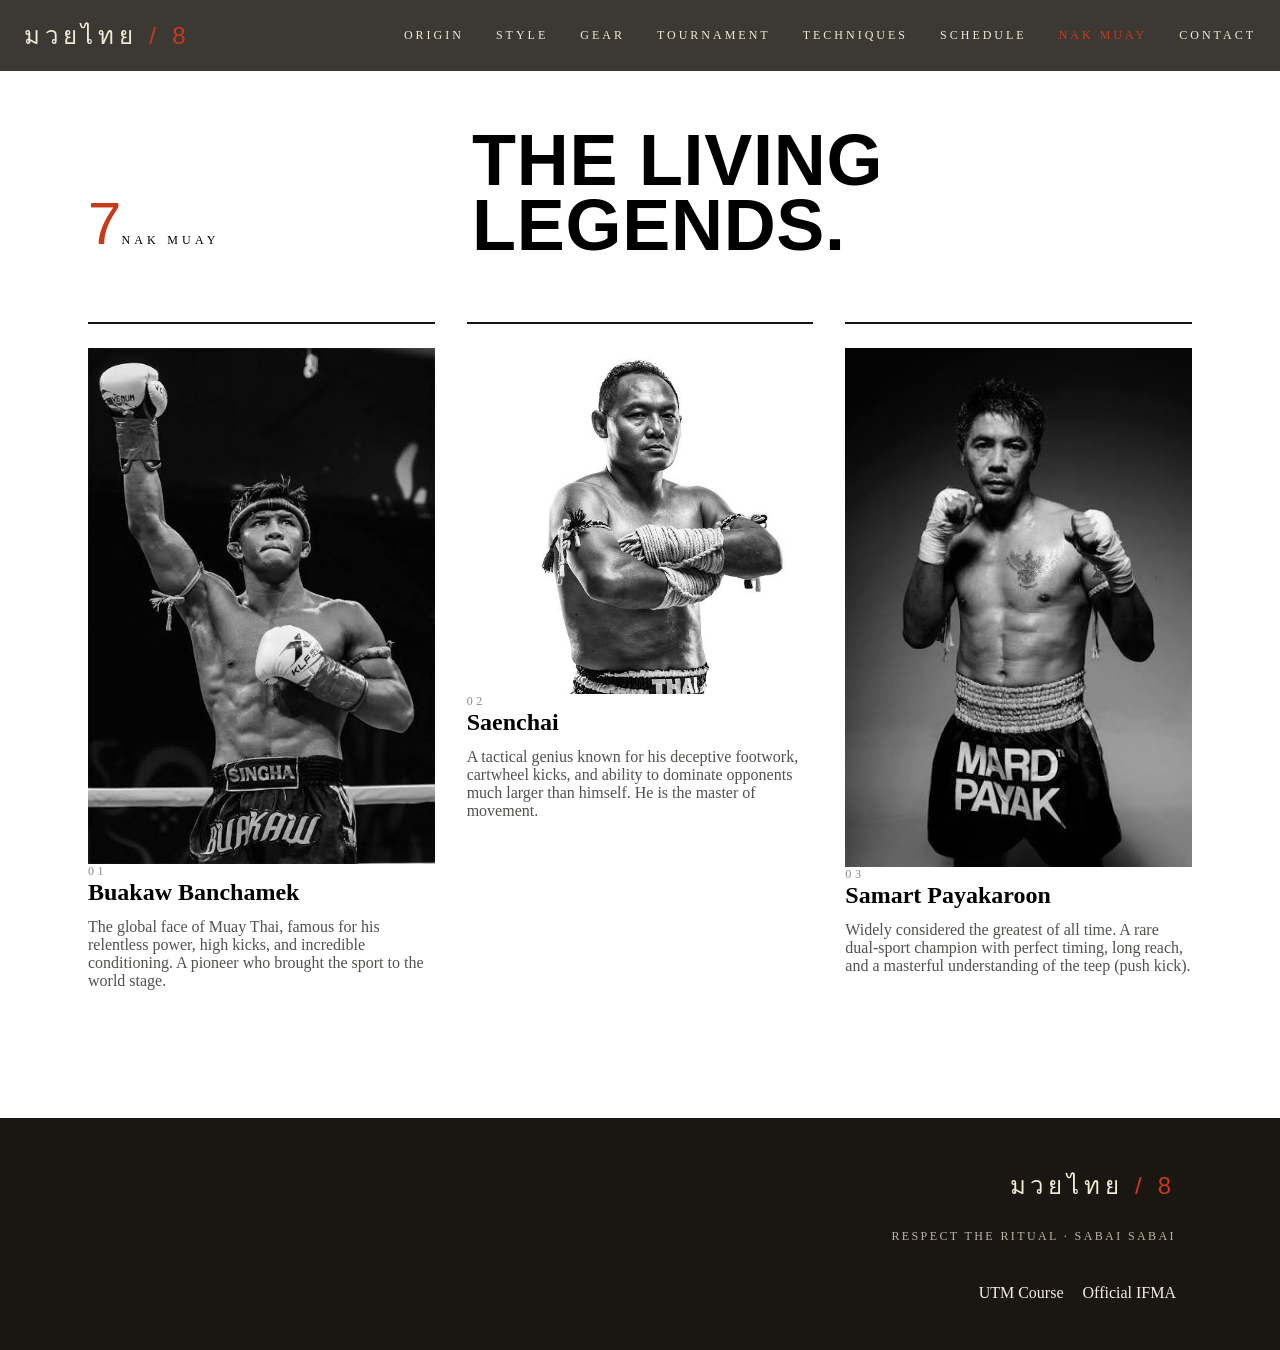
<file: pages/fighter.html>
<!DOCTYPE html>
<html lang="en">
<head>
  <meta charset="UTF-8" />
  <meta name="viewport" content="width=device-width, initial-scale=1.0" />
  <title>Nak Muay | Muay Thai / 8</title>
  <link rel="stylesheet" href="../assets/css/styles.css" />
</head>
<body>

  <nav class="nav">
   <nav class="nav">
  <div class="nav-inner">
    <a href="../index.html" class="brand">มวยไทย<span class="accent"> / 8</span></a>
    <div class="nav-links">
      <a href="about.html">Origin</a>
      <a href="style.html">Style</a>
      <a href="gear.html">Gear</a>
      <a href="tournament.html">Tournament</a>
      <a href="technique.html">Techniques</a>
      <a href="schedule.html">Schedule</a>
      <a href="fighter.html" style="color: #c8391a;">Nak Muay</a>
      <a href="contact.html">Contact</a>
    </div>
  </div>
</nav>
  </nav>

  <main>
    <section class="section">
      <div class="grid-12 end">
        <div class="col-4"><div class="section-label"><span class="n blood">7</span><span class="t">Nak Muay</span></div></div>
        <h1 class="col-8 display big">The Living<br>Legends.</h1>
      </div>

      <div class="gear-grid" style="margin-top: 3rem;">
    
        <div class="gear-card">
          <img src="../assets/images/buakaw.jpg" alt="Buakaw Banchamek" class="gray">
          <div class="num">01</div>
          <h1>Buakaw Banchamek</h1>
          <p>The global face of Muay Thai, famous for his relentless power, high kicks, and incredible conditioning. A pioneer who brought the sport to the world stage.</p>
        </div>

        
        <div class="gear-card">
          <img src="../assets/images/saenchai.jpg" alt="Saenchai" class="gray">
          <div class="num">02</div>
          <h1>Saenchai</h1>
          <p>A tactical genius known for his deceptive footwork, cartwheel kicks, and ability to dominate opponents much larger than himself. He is the master of movement.</p>
        </div>

        
        <div class="gear-card">
          <img src="../assets/images/samart.jpg" alt="Samart Payakaroon" class="gray">
          <div class="num">03</div>
          <h1>Samart Payakaroon</h1>
          <p>Widely considered the greatest of all time. A rare dual-sport champion with perfect timing, long reach, and a masterful understanding of the teep (push kick).</p>
        </div>
      </div>
    </section>
  </main>

  
  <footer class="footer">
    <div class="footer-inner">
      <div class="brand-lg">มวยไทย <span class="accent">/ 8</span></div>
      <p class="footer-tag">Respect the ritual · Sabai sabai</p>
      <div style="margin-top: 1rem;">
      <a href="https://www.utm.ac.mu/index.php/bsc-hons-cyber-security" target="_blank" style="color: #f4ede4; margin-right: 15px;">UTM Course</a>
      <a href="https://muaythai.sport/" target="_blank" style="color: #f4ede4;">Official IFMA</a>
    </div>
  </div>
    
  </footer>

</body>
</html>
</file>
<file: assets/css/styles.css>
:root{
  --font-display:"Anton","Bebas Neue",sans-serif;
  --font-body:"Inter",sans-serif;
  --blood:#c8391a;
  --bone:#f0ead6;
  --ink:#1a1712;
  --ember:#e69240;
}
*{box-sizing:border-box;margin:0;padding:0}
html, body {height: 100%;margin: 0;}
body {min-height: 100vh;display: flex;flex-direction: column;}
main {flex: 1;display: flex;flex-direction: column;}
img{display:block;max-width:100%}
a{color:inherit;text-decoration:none}
em{font-style:italic}

.display{font-family:var(--font-display);text-transform:uppercase;line-height:.9;letter-spacing:.01em}
.huge{font-size:clamp(3.5rem,14vw,12rem);line-height:.85}
.big{font-size:clamp(2.5rem,6vw,4.5rem)}
.med{font-size:1.75rem}
.blood{color:var(--blood)}
.ember{color:var(--ember)}
.muted{color:rgba(26,23,18,.7);margin-top:1rem}
.body{font-size:1.125rem;line-height:1.65;margin-top:1.25rem}
.max-w{max-width:640px}
.mt{margin-top:1.5rem}

nav {flex-shrink: 0;}
.nav{position:fixed;top:0;left:0;right:0;z-index:50;background:rgba(26,23,18,.85);backdrop-filter:blur(10px);color:var(--bone)}
.nav-inner{max-width:1280px;margin:0 auto;display:flex;align-items:center;justify-content:space-between;padding:1rem 1.5rem}
.brand{font-family:var(--font-display);font-size:1.5rem;letter-spacing:.2em}
.accent{color:var(--blood)}
.nav-links{display:none;gap:2rem;font-size:.75rem;letter-spacing:.25em;text-transform:uppercase}
.nav-links a:hover{color:var(--ember)}
@media(min-width:768px){.nav-links{display:flex}}


.hero{position:relative;min-height:100vh;overflow:hidden;background:var(--ink);color:var(--bone)}
.hero-bg{position:absolute;inset:0;width:100%;height:100%;object-fit:cover;opacity:.6}
.hero-fade{position:absolute;inset:0;background:linear-gradient(to bottom,rgba(26,23,18,.4),transparent,var(--ink))}
.hero-inner{position:relative;z-index:10;max-width:1280px;margin:0 auto;padding:10rem 1.5rem 6rem;min-height:100vh;display:flex;flex-direction:column;justify-content:space-between}
.eyebrow{display:flex;align-items:center;gap:1rem;font-size:.75rem;letter-spacing:.4em;text-transform:uppercase;color:var(--ember)}
.rule{display:inline-block;height:1px;width:3rem;background:var(--ember)}
.lede{margin-top:2rem;max-width:36rem;font-size:1.125rem;color:rgba(240,234,214,.8)}
.stats{margin-top:2.5rem;display:grid;grid-template-columns:repeat(3,1fr);gap:2rem;max-width:32rem;border-top:1px solid rgba(240,234,214,.2);padding-top:1.5rem}
.stat-n{font-family:var(--font-display);font-size:2.5rem;color:var(--ember)}
.stat-l{font-size:.75rem;letter-spacing:.25em;text-transform:uppercase;color:rgba(240,234,214,.6);margin-top:.25rem}


.section{padding:8rem 1.5rem;max-width:1152px;margin:0 auto}
.section.dark,.section.blood-bg{max-width:none;margin:0;padding-left:1.5rem;padding-right:1.5rem}
.section.dark{background:var(--ink);color:var(--bone)}
.section.blood-bg{background:var(--blood);color:var(--bone)}
.section.dark>*,.section.blood-bg>*{max-width:1152px;margin-left:auto;margin-right:auto}

.grid-12{display:grid;grid-template-columns:repeat(12,1fr);gap:3rem;align-items:start}
.grid-12.end{align-items:end;margin-bottom:4rem}
.col-4{grid-column:span 12}
.col-5{grid-column:span 12}
.col-7{grid-column:span 12}
.col-8{grid-column:span 12}
@media(min-width:768px){
  .col-4{grid-column:span 4}
  .col-5{grid-column:span 5}
  .col-7{grid-column:span 7}
  .col-8{grid-column:span 8}
}


.section-label{display:flex:1;align-items:center;gap:1rem}
.section-label .n{font-family:var(--font-display);font-size:3.75rem}
.section-label .t{font-size:.75rem;letter-spacing:.35em;text-transform:uppercase}


.two-col{display:grid;grid-template-columns:1fr;gap:2.5rem;align-items:center}
@media(min-width:768px){.two-col{grid-template-columns:1fr 1fr}}
.gray{filter:grayscale(1)}
.tall{width:100%;height:500px;object-fit:cover}
.tall-med{margin-top:2.5rem;width:100%;height:350px;object-fit:cover}
.stack{display:flex;flex-direction:column;gap:2rem}
.weapon{border-left:2px solid var(--blood);padding-left:1.5rem}
.w-name{font-family:var(--font-display);font-size:1.875rem;text-transform:uppercase;letter-spacing:.02em}
.w-name .thai{color:var(--ember);font-size:.9rem;margin-left:.5rem;font-family:var(--font-body);letter-spacing:0;font-weight:400}
.weapon p{margin-top:.5rem;color:rgba(240,234,214,.7)}


.wide{width:100%;height:400px;object-fit:cover;margin-bottom:4rem}
@media(min-width:768px){.wide{height:500px}}
.gear-grid{display:grid;grid-template-columns:1fr;gap:2rem}
@media(min-width:768px){.gear-grid{grid-template-columns:repeat(3,1fr)}}
.gear-card{border-top:2px solid var(--ink);padding-top:1.5rem}
.gear-card .num{font-size:.75rem;letter-spacing:.3em;text-transform:uppercase;color:rgba(26,23,18,.5)}
.gear-card h3{font-family:var(--font-display);font-size:1.5rem;text-transform:uppercase;margin-top:.5rem}
.gear-card p{margin-top:.75rem;color:rgba(26,23,18,.75)}


.round{display:flex;gap:1.5rem;border-bottom:1px solid rgba(240,234,214,.25);padding-bottom:1.5rem;margin-bottom:2rem}
.round .tag{font-family:var(--font-display);font-size:3rem;line-height:1;width:5rem;flex-shrink:0}
.round h3{font-family:var(--font-display);font-size:1.5rem;text-transform:uppercase}
.round p{margin-top:.5rem;color:rgba(240,234,214,.85)}
.scoring{padding-top:1rem}
.scoring h3{font-family:var(--font-display);text-transform:uppercase;font-size:1.5rem}
.scoring p{margin-top:.75rem;color:rgba(240,234,214,.85)}


.ideas-grid{margin-top:3.5rem;display:grid;grid-template-columns:1fr;gap:1.5rem}
@media(min-width:768px){.ideas-grid{grid-template-columns:repeat(2,1fr)}}
@media(min-width:1024px){.ideas-grid{grid-template-columns:repeat(3,1fr)}}
.idea{padding:1.5rem;background:var(--ink);color:var(--bone);transition:background .2s}
.idea:hover{background:var(--blood)}
.idea .num{font-family:var(--font-display);font-size:2.25rem;color:var(--ember)}
.idea:hover .num{color:var(--bone)}
.idea h3{margin-top:1rem;font-family:var(--font-display);font-size:1.25rem;text-transform:uppercase}
.idea p{margin-top:.5rem;font-size:.875rem;color:rgba(240,234,214,.75)}


.footer{background:var(--ink);color:rgba(240,234,214,.75);padding:3rem 1.5rem}
.footer-inner{max-width:1152px;margin-top:auto;display:flex;flex-direction:column;gap:1.5rem;justify-content:space-between}
@media(min-width:768px){.footer-inner{flex-direction:column;align-items:flex-end}}
.brand-lg{font-family:var(--font-display);font-size:1.5rem;letter-spacing:.2em;color:var(--bone)}
.footer-tag{font-size:.75rem;letter-spacing:.2em;text-transform:uppercase}
</file>
